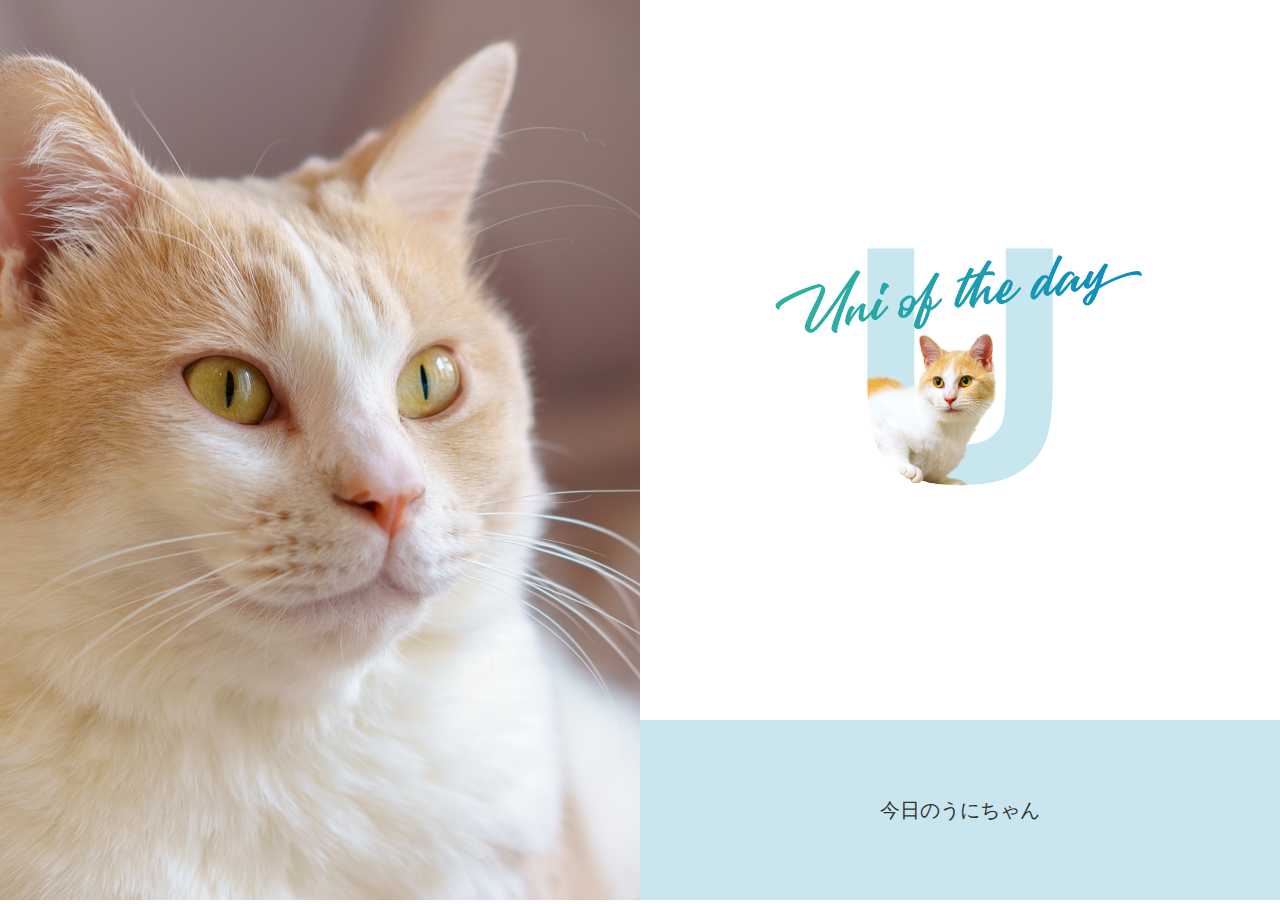
<file: 1_0_grid/index.html>
<!DOCTYPE html>
<html lang="ja">
  <head>
    <meta charset="UTF-8" />
    <meta name="viewport" content="width=device-width, initial-scale=1.0" />
    <meta http-equiv="X-UA-Compatible" content="ie=edge" />
    <link rel="stylesheet" href="./css/base.css" />
    <link rel="stylesheet" href="./css/style.css" />
    <title>Document</title>
  </head>
  <body>
    <main>
      <div class="visual">
        <img src="images/visual.jpg" width="900" height="900" alt="" />
      </div>
      <div class="right">
        <div class="logo">
          <img src="images/logo_U.png" width="400" alt="" />
        </div>
        <div class="paragraph">
          今日のうにちゃん
        </div>
      </div>
    </main>
  </body>
</html>
</file>
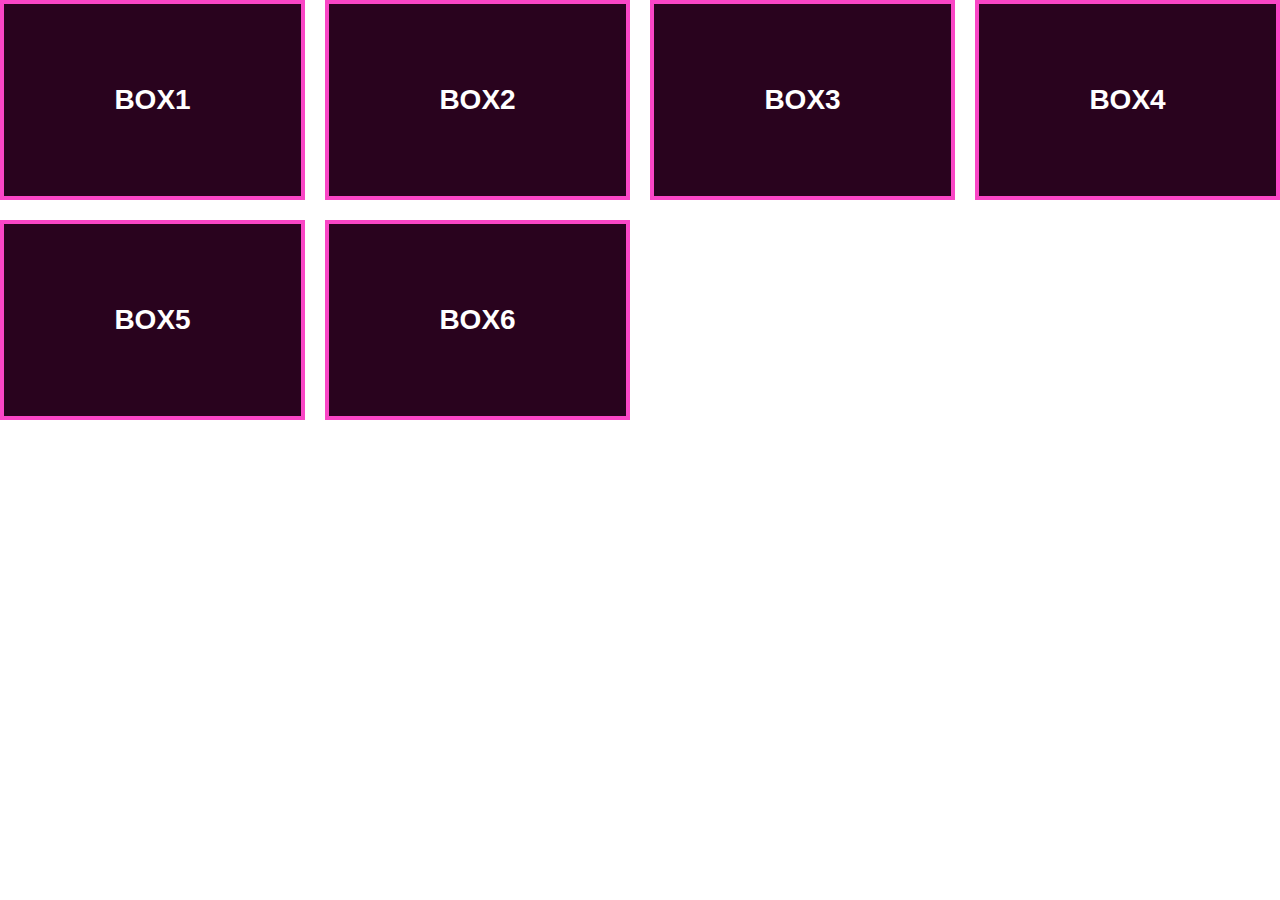
<file: 1_1_gap/index.html>
<!DOCTYPE html>
<html lang="ja">
  <head>
    <meta charset="UTF-8" />
    <meta name="viewport" content="width=device-width, initial-scale=1.0" />
    <meta http-equiv="X-UA-Compatible" content="ie=edge" />
    <title>Document</title>
    <link rel="stylesheet" href="./css/base.css" />
    <link rel="stylesheet" href="./css/style.css" />
  </head>
  <body>
    <div class="container">
      <div class="box">BOX1</div>
      <div class="box">BOX2</div>
      <div class="box">BOX3</div>
      <div class="box">BOX4</div>
      <div class="box">BOX5</div>
      <div class="box">BOX6</div>
    </div>
  </body>
</html>
</file>
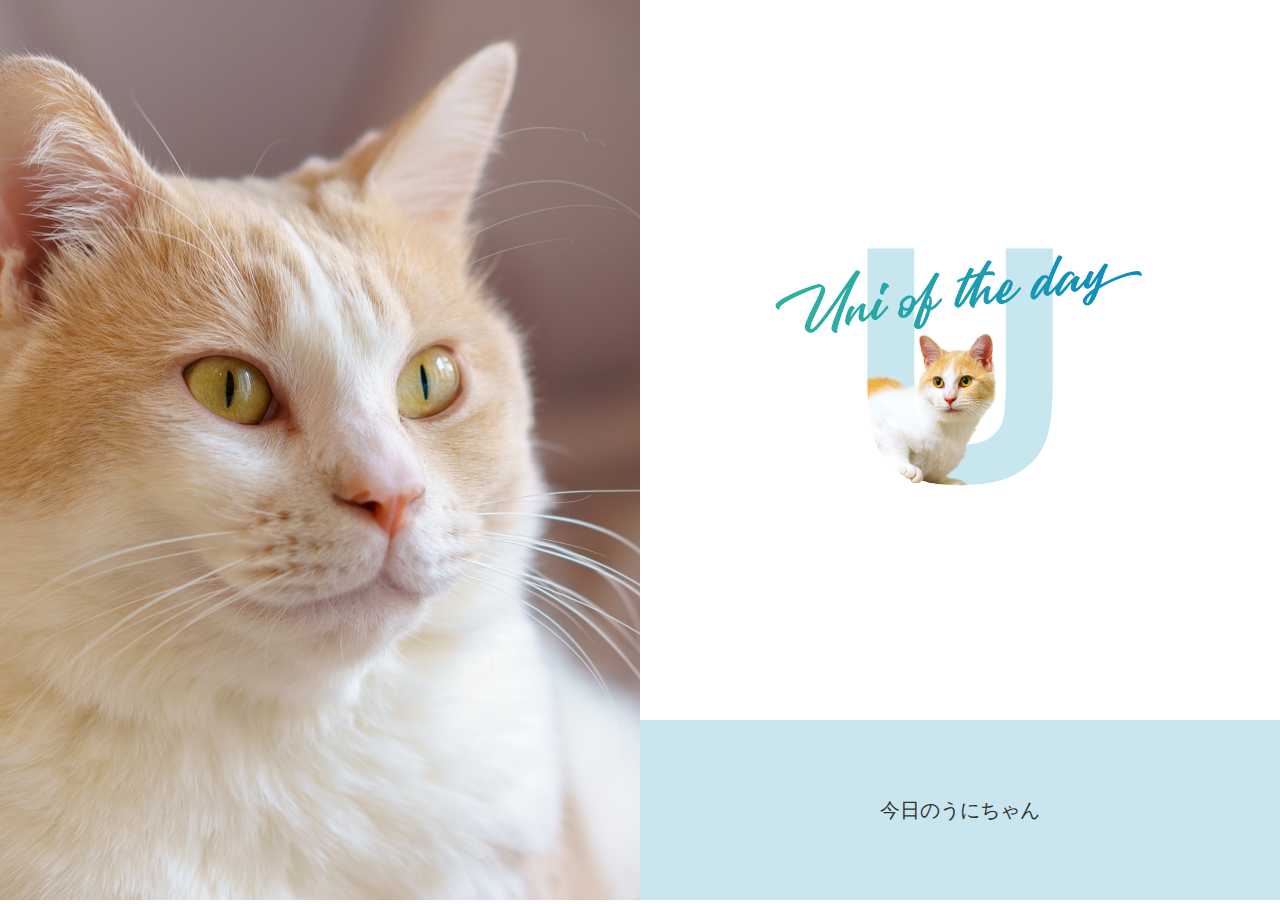
<file: 1_1_sample/index.html>
<!DOCTYPE html>
<html lang="ja">
  <head>
    <meta charset="UTF-8" />
    <meta name="viewport" content="width=device-width, initial-scale=1.0" />
    <meta http-equiv="X-UA-Compatible" content="ie=edge" />
    <link rel="stylesheet" href="./css/base.css" />
    <link rel="stylesheet" href="./css/style.css">
    <title>Document</title>
  </head>
  <style></style>
  <body>
    <main>
      <div class="main-visual">
        <img src="images/main_visual.jpg" width="900" height="900" alt="" />
      </div>
      <div class="right">
        <div class="logo">
          <img src="images/logo_U.png" width="400" alt="" />
        </div>
        <div class="paragraph">
          今日のうにちゃん
        </div>

      </div>
    </main>
  </body>
</html>
</file>
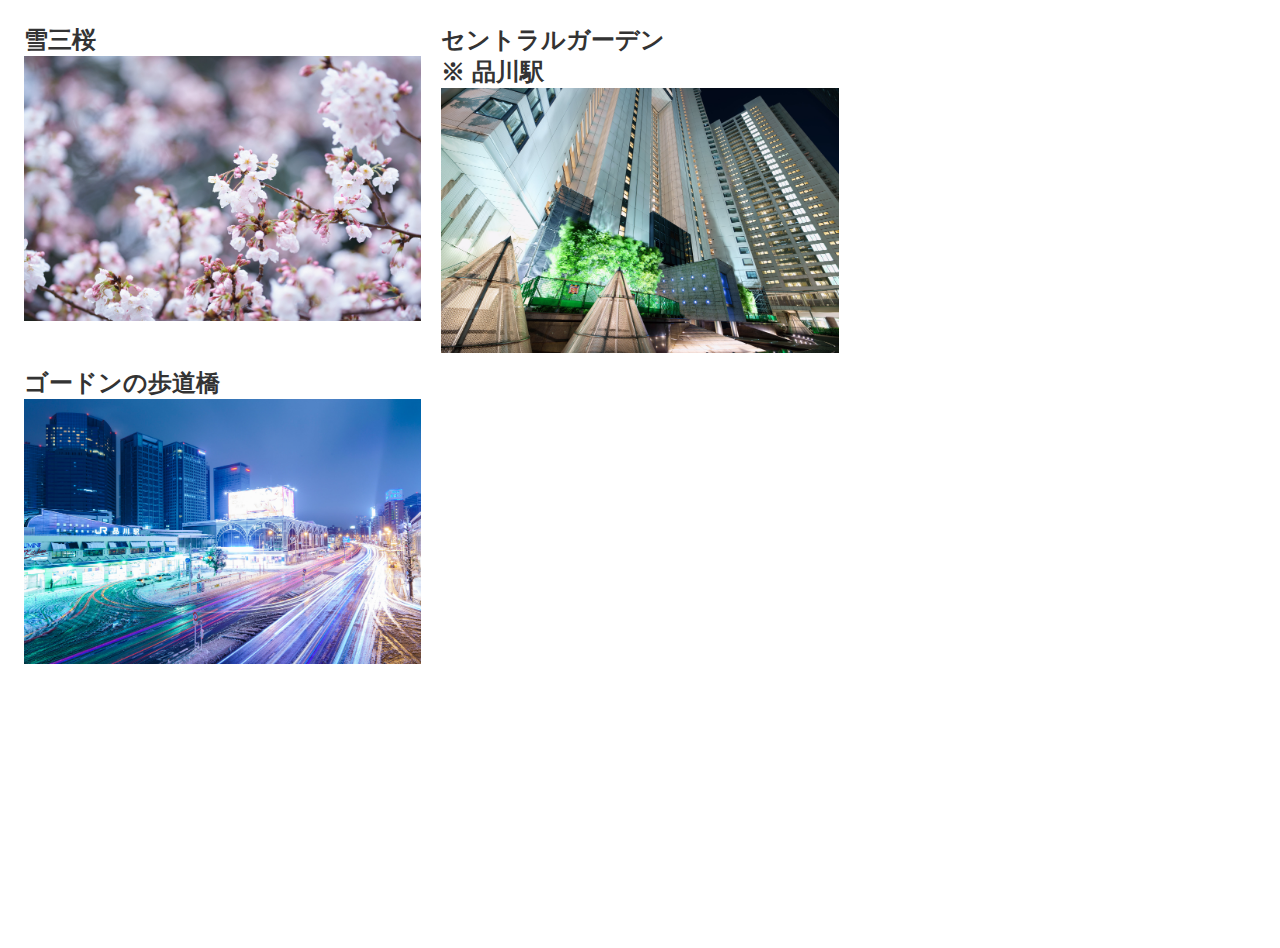
<file: 1_2_contents/index.html>
<!DOCTYPE html>
<html lang="ja">
<head>
  <meta charset="UTF-8"/>
  <meta name="viewport" content="width=device-width, initial-scale=1.0"/>
  <meta http-equiv="X-UA-Compatible" content="ie=edge"/>
  <title>display: contents;のサンプル</title>
  <link rel="stylesheet" href="./css/base.css"/>
  <link rel="stylesheet" href="./css/style.css"/>
</head>
<body>
<div class="container">
  <div class="box">
    <h2>雪三桜</h2>
    <img src="images/photo_1.jpg" alt=""/>
  </div>
  <div class="box">
    <h2>ゴードンの歩道橋</h2>
    <img src="images/photo_2.jpg" alt=""/>
  </div>
  <div class="box">
    <h2>セントラルガーデン<br/>※ 品川駅</h2>
    <img src="images/photo_3.jpg" alt=""/>
  </div>
</div>
</body>
</html>
</file>
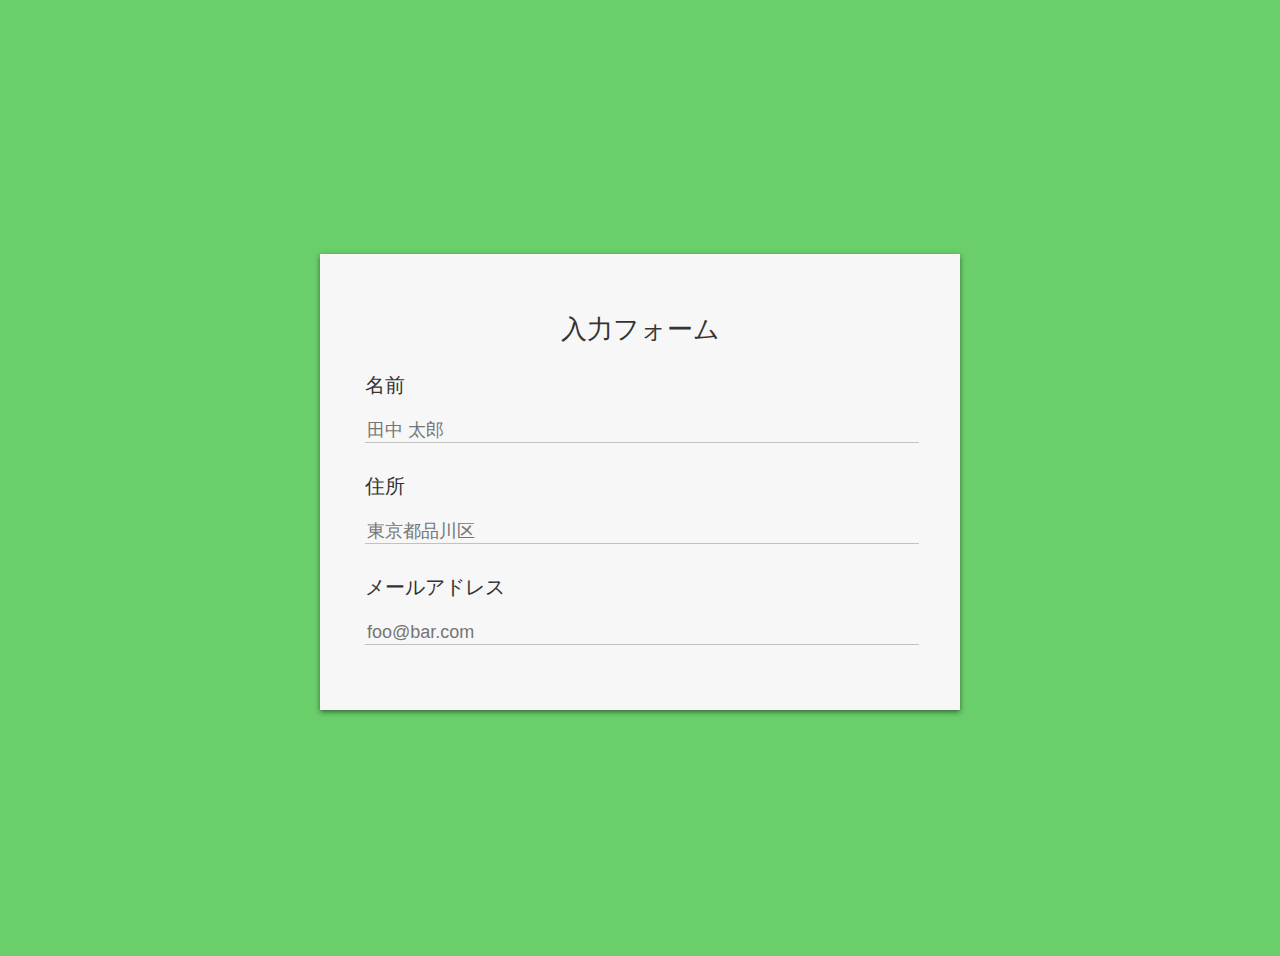
<file: 2_focus_within/index.html>
<!DOCTYPE html>
<html lang="ja">
  <head>
    <meta charset="UTF-8" />
    <meta name="viewport" content="width=device-width, initial-scale=1.0" />
    <meta http-equiv="X-UA-Compatible" content="ie=edge" />
    <title>focus-within疑似クラスのサンプル</title>
    <link rel="stylesheet" href="css/base.css" />
    <link rel="stylesheet" href="css/style.css" />
    <script src="./js/script.js" defer></script>
  </head>
  <body>
    <main>
      <h1>入力フォーム</h1>
      <label>名前<input placeholder="田中 太郎" type="text" /></label>
      <label>住所<input placeholder="東京都品川区" type="text" /></label>
      <label
        >メールアドレス<input placeholder="foo@bar.com" type="text"
      /></label>
    </main>
  </body>
</html>
</file>
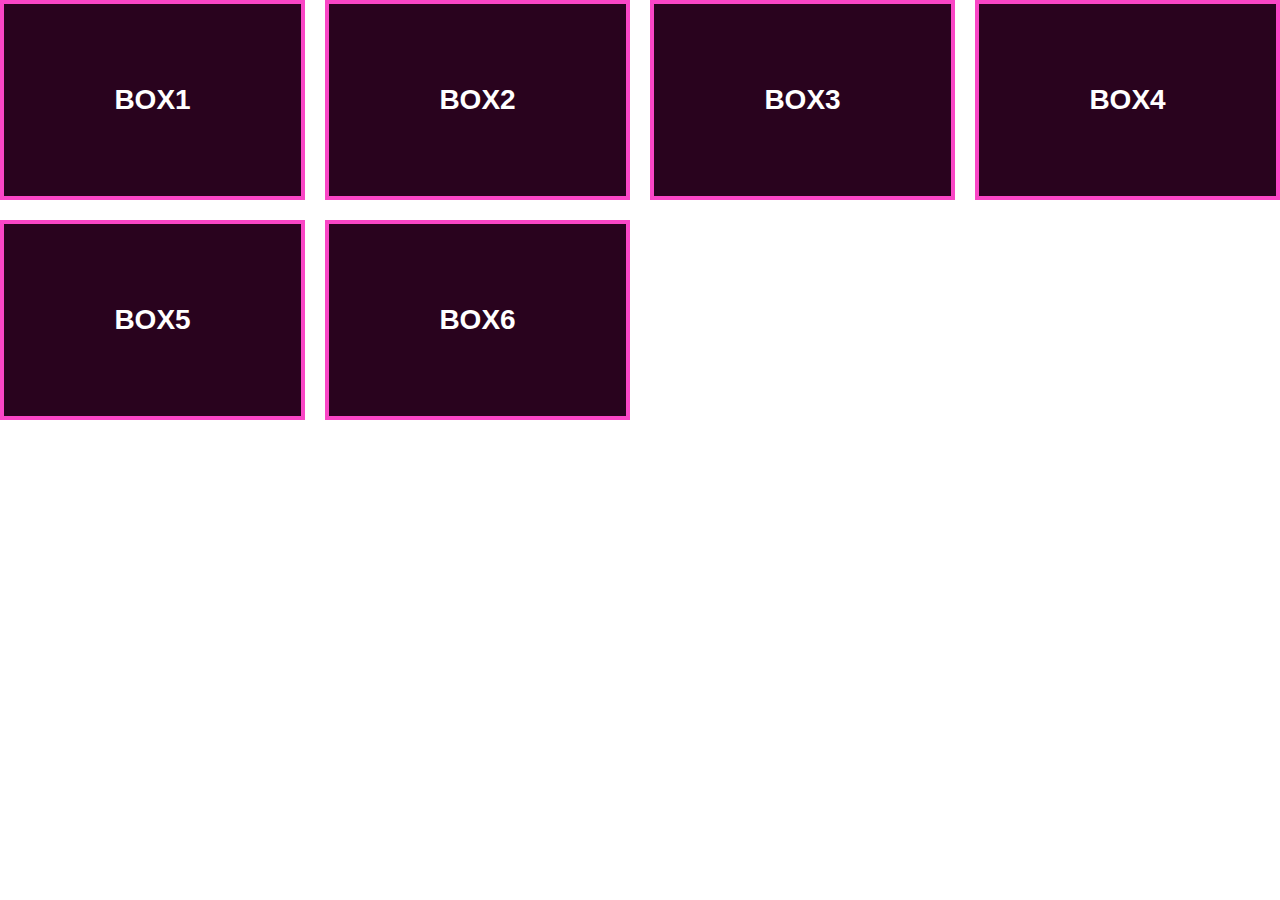
<file: answer/1_2_sample/index.html>
<!doctype html>
<html lang="ja">
<head>
  <meta charset="UTF-8">
  <meta name="viewport"
        content="width=device-width, initial-scale=1.0">
  <meta http-equiv="X-UA-Compatible" content="ie=edge">
  <title>Document</title>
  <link rel="stylesheet" href="./css/base.css">
  <link rel="stylesheet" href="./css/style.css" />
</head>
<body>
<div class="container">
  <div class="box1 box">BOX1</div>
  <div class="box2 box">BOX2</div>
  <div class="box3 box">BOX3</div>
  <div class="box4 box">BOX4</div>
  <div class="box5 box">BOX5</div>
  <div class="box6 box">BOX6</div>
</div>

</body>
</html>
</file>
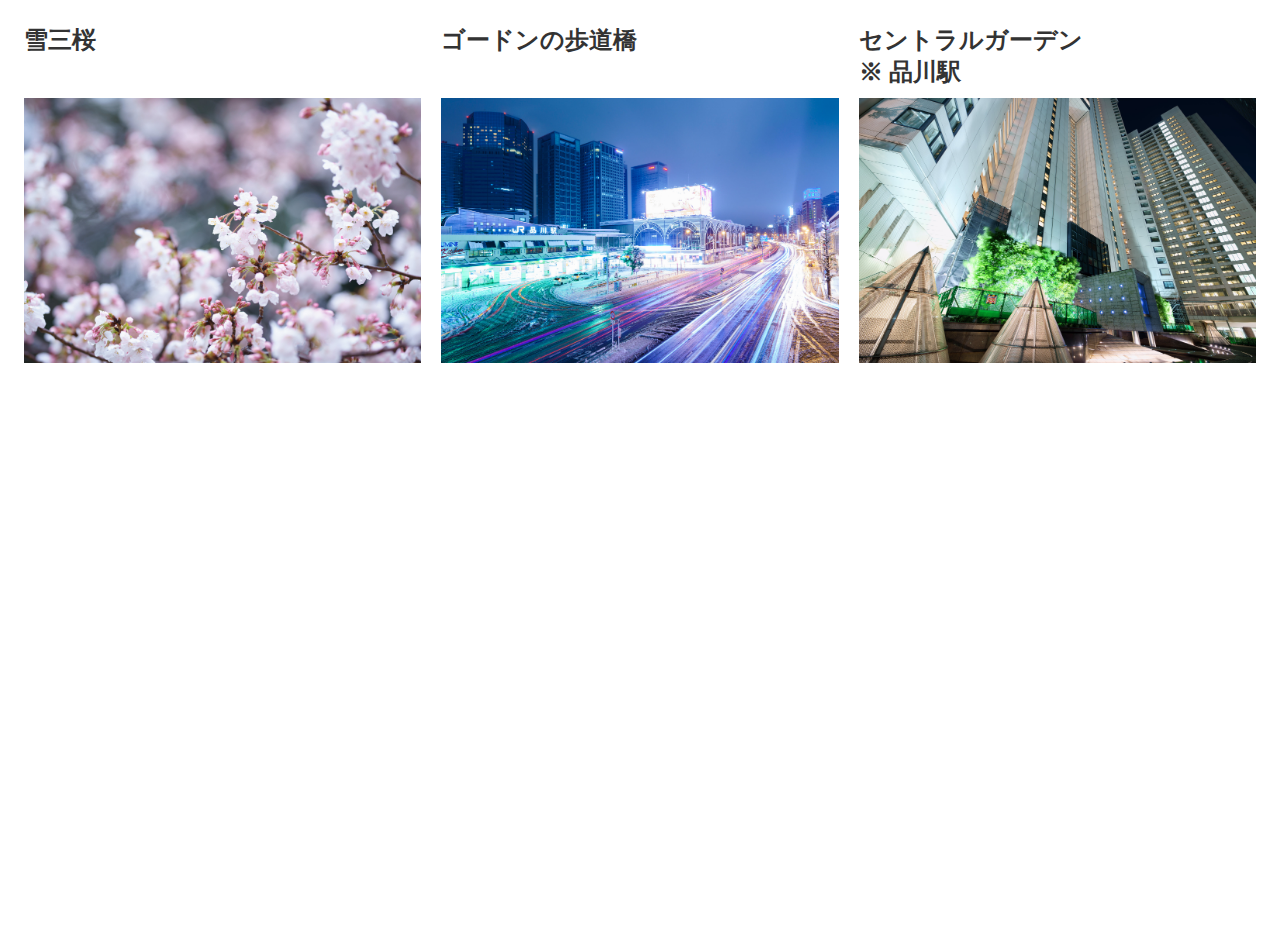
<file: answer/1_3_sample/index.html>
<!DOCTYPE html>
<html lang="ja">
  <head>
    <meta charset="UTF-8" />
    <meta name="viewport" content="width=device-width, initial-scale=1.0" />
    <meta http-equiv="X-UA-Compatible" content="ie=edge" />
    <title>display: contents;のサンプル</title>
    <link rel="stylesheet" href="./css/base.css" />
    <link rel="stylesheet" href="./css/style.css" />
  </head>
  <body>
    <ul class="container">
      <li>
        <a href="#">
          <h2>雪三桜</h2>
          <img src="images/photo_1.jpg" alt="" />
        </a>
      </li>
      <li>
        <h2>ゴードンの歩道橋</h2>
        <img src="images/photo_2.jpg" alt="" />
      </li>
      <li>
        <a href="#">
          <h2>セントラルガーデン<br />※ 品川駅</h2>
          <img src="images/photo_3.jpg" alt="" />
        </a>
      </li>
    </ul>
  </body>
</html>
</file>
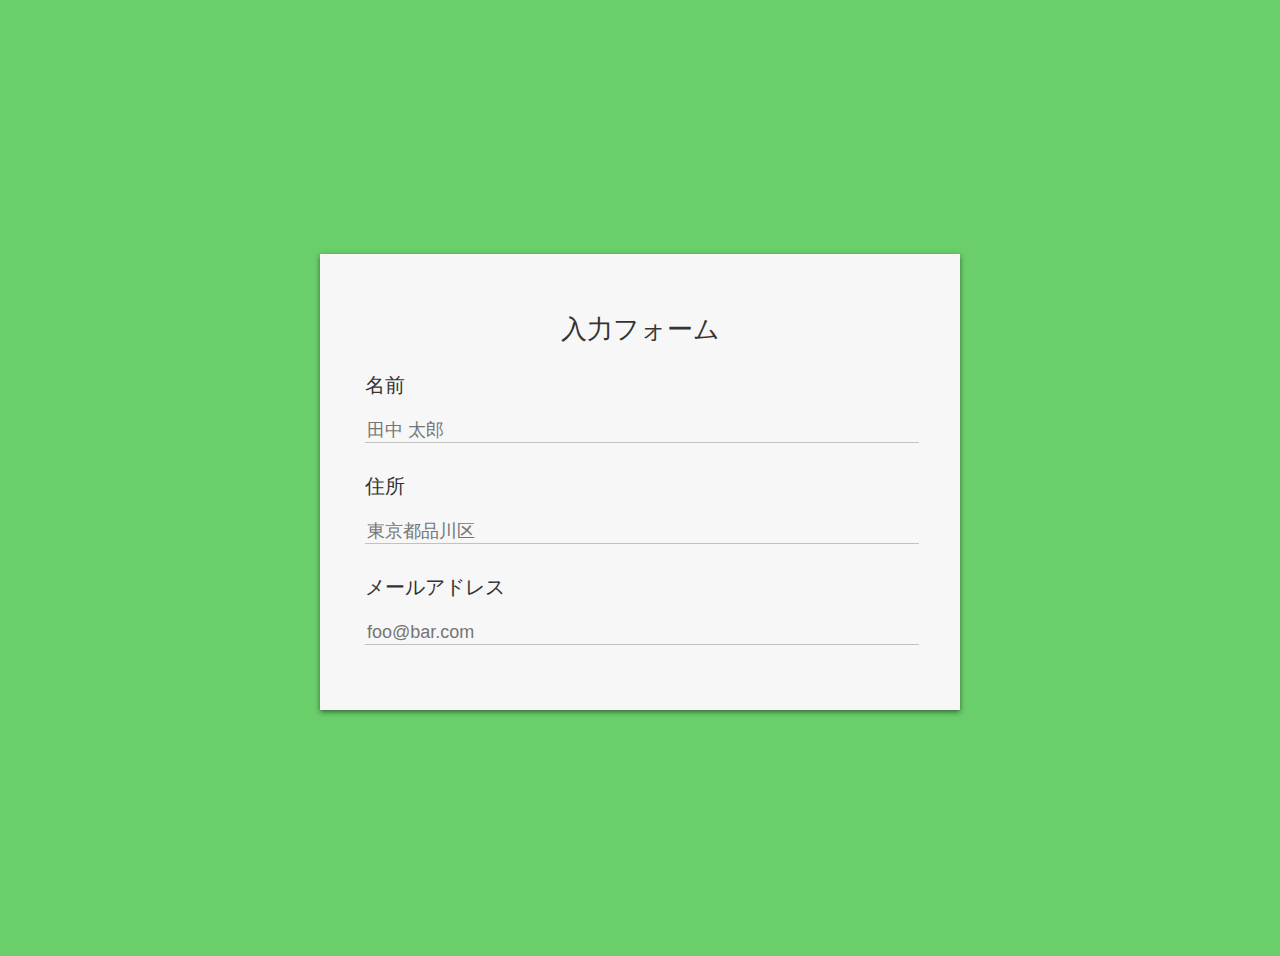
<file: answer/2_focus_within/index.html>
<!DOCTYPE html>
<html lang="ja">
  <head>
    <meta charset="UTF-8" />
    <meta name="viewport" content="width=device-width, initial-scale=1.0" />
    <meta http-equiv="X-UA-Compatible" content="ie=edge" />
    <title>focus-within疑似クラスのサンプル</title>
    <link rel="stylesheet" href="css/base.css" />
    <link rel="stylesheet" href="css/style.css" />
  </head>
  <body>
    <main>
      <h1>入力フォーム</h1>
      <label>名前<input placeholder="田中 太郎" type="text" /></label>
      <label>住所<input placeholder="東京都品川区" type="text" /></label>
      <label
        >メールアドレス<input placeholder="foo@bar.com" type="text"
      /></label>
    </main>
  </body>
</html>
</file>
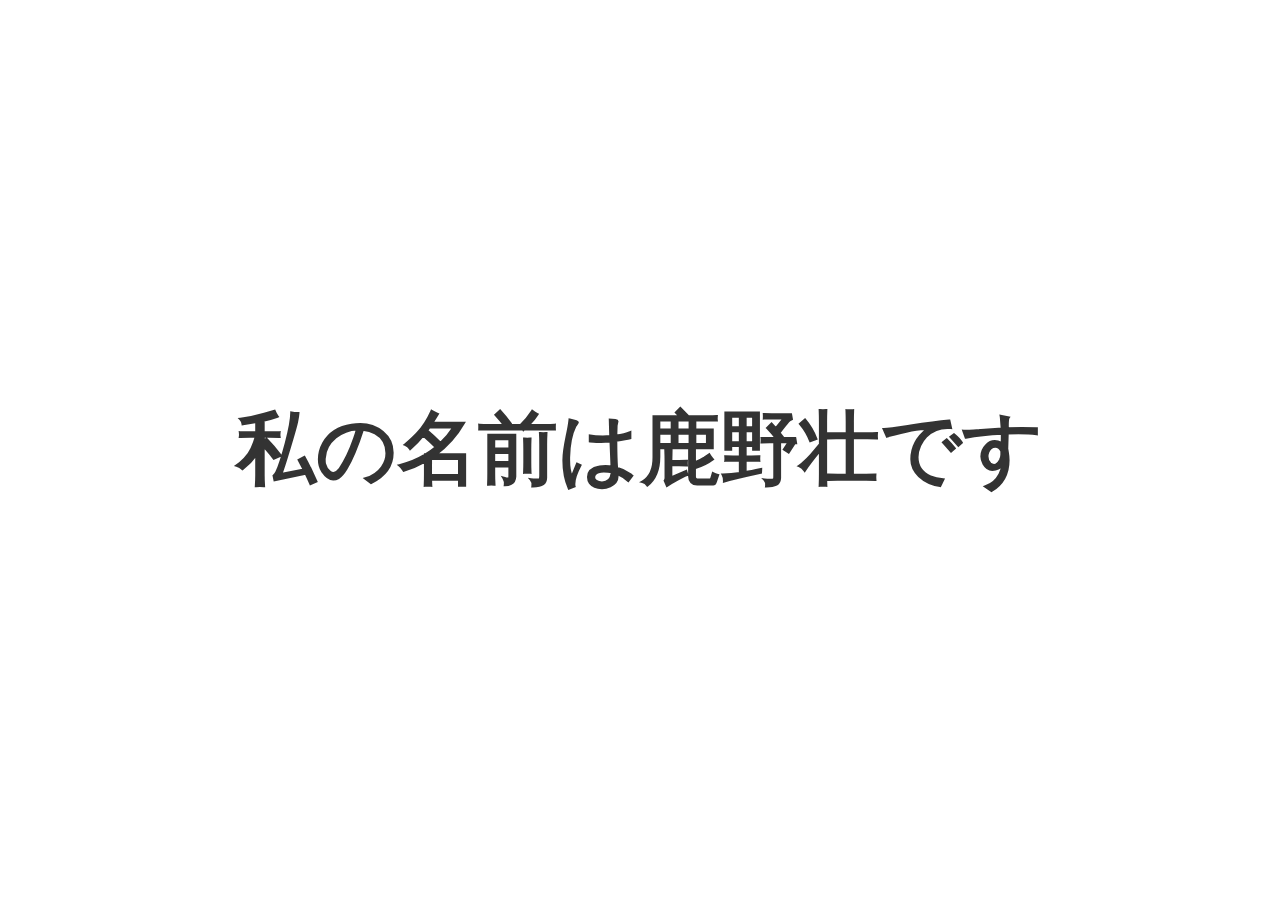
<file: 2_min_max/index2.html>
<!DOCTYPE html>
<html lang="ja">
  <head>
    <meta charset="UTF-8" />
    <meta name="viewport" content="width=device-width, initial-scale=1.0" />
    <meta http-equiv="X-UA-Compatible" content="ie=edge" />
    <title>prefers-color-schemeのサンプル</title>
    <link rel="stylesheet" href="./css/base.css" />
    <link rel="stylesheet" href="./css/style2.css" />
  </head>
  <body>
    <h1>私の名前は鹿野壮です</h1>
  </body>
</html>
</file>
<file: 1_0_grid/css/base.css>
* {
  margin: 0;
  padding: 0;
}

html,
body {
  height: 100%;
}

body {
  font-family: sans-serif;
  font-size: 16px;
  color: #333333;
}
</file>
<file: 1_0_grid/css/style.css>
/* 基本スタイル */
main {
  height: 100%;
}

.visual img {
  width: 100%;
  height: 100%;
  object-fit: cover;
}

.logo,
.paragraph {
  display: flex;
  justify-content: center;
  align-items: center;
}

.paragraph {
  font-size: 20px;
  background-color: #c9e6ee;
}

/* レイアウト用スタイルはここから */
main {
  display: flex;
}

.visual {
  width: 50%;
}

.right {
  display: flex;
  flex-direction: column;
  width: 50%;
}

.right .logo {
  height: 80%;
  /* flex-basisのほうが望ましい */
  /*flex-basis: 80%;*/
}

.right .paragraph {
  height: 20%;
  /* flex-basisのほうが望ましい */
  /*flex-basis: 20%;*/
}

@media (max-width: 768px) {

}
</file>
<file: 1_1_gap/css/base.css>
* {
  margin: 0;
  padding: 0;
}

html,
body {
  height: 100%;
}

body {
  font-family: sans-serif;
  font-size: 16px;
  color: #333333;
}
</file>
<file: 1_1_gap/css/style.css>
/* 基本スタイル */
* {
  box-sizing: border-box;
}

.box {
  display: flex;
  justify-content: center;
  align-items: center;
  font-weight: bold;
  background: #29031e;
  border: 4px solid #fa46c6;
  color: white;
  font-size: 28px;
}

/* レイアウト用スタイルはここから */
.container {
  display: flex;
  flex-wrap: wrap;
  margin: calc(-20px / 2);
}

.box {
  width: calc((100% - (20px * 4)) / 4);
  height: 200px;
  margin: calc(20px / 2);
}
</file>
<file: 1_1_sample/css/base.css>
* {
  margin: 0;
  padding: 0;
}

html,
body {
  height: 100%;
}

body {
  font-family: sans-serif;
  font-size: 16px;
  color: #333333;
}
</file>
<file: 1_1_sample/css/style.css>
/* 基本スタイル */
main {
  height: 100%;
}

.main-visual img {
  width: 100%;
  height: 100%;
  object-fit: cover;
}

.logo,
.paragraph {
  display: flex;
  justify-content: center;
  align-items: center;
}

.paragraph {
  font-size: 20px;
  background-color: #c9e6ee;
}

/* レイアウト用スタイルはここから */
main {
  display: flex;
}

.main-visual {
  width: 50%;
}

.right {
  display: flex;
  flex-direction: column;
  width: 50%;
}

.logo {
  flex-basis: 80%;
}

.paragraph {
  flex-basis: 20%;
}

@media (max-width: 768px) {
  main {
    display: block;
  }

  .main-visual, .right {
    width: 100%;
    height: 50%;
  }

  .right {
    width: 100%;
  }
}
</file>
<file: 1_2_contents/css/base.css>
* {
  margin: 0;
  padding: 0;
}

html,
body {
  height: 100%;
}

body {
  font-family: sans-serif;
  font-size: 16px;
  color: #333333;
  padding: 24px;
}

a {
  font-family: sans-serif;
  color: #333333;
}
</file>
<file: 1_2_contents/css/style.css>
/* 基本スタイル */
ul {
  list-style: none;
}
img {
  width: 100%;
  object-fit: cover;
}

.container {
  display: grid;
  justify-content: center;
  grid-template:
    repeat(2, auto) /
    repeat(3, 1fr);
  gap: 10px 20px;
  grid-auto-flow: column;
}
</file>
<file: 2_focus_within/css/base.css>
@charset "UTF-8";

html,
body {
  height: 100%;
}

body {
  font-family: sans-serif;
  font-size: 16px;
  color: #333333;
  padding: 24px;
  background-color: rgba(59, 191, 61, 0.76);
  display: flex;
  justify-content: center;
  align-items: center;
}

h1 {
  font-weight: normal;
  text-align: center;
  font-size: 26px;
  margin-bottom: 20px;
}

main {
  background-color: #f7f7f7;
  width: 100%;
  max-width: 640px;
  min-height: 400px;
  padding: 40px;
  box-sizing: border-box;
  position: relative;
  box-shadow: 0 2px 5px rgba(0, 0, 0, 0.5);
}

label {
  padding: 5px;
  display: block;
  margin-bottom: 20px;
  font-size: 20px;
  transition: 0.3s ease;
  background-color: transparent;
}

input {
  display: block;
  margin: 20px 0 0 0;
  width: 100%;
  background-color: transparent;
  border: none;
  border-bottom: 1px solid #c1c1c1;
  font-size: 18px;
}
</file>
<file: 2_focus_within/css/style.css>
label.js-focus {
  background-color: rgb(221, 255, 69);
}
</file>
<file: answer/1_2_sample/css/base.css>
* {
  margin: 0;
  padding: 0;
}

html,
body {
  height: 100%;
}

body {
  font-family: sans-serif;
  font-size: 16px;
  color: #333333;
}
</file>
<file: answer/1_2_sample/css/style.css>
/* 基本スタイル */
/* 基本スタイル */
* {
  box-sizing: border-box;
}

.box {
  display: flex;
  justify-content: center;
  align-items: center;
  font-weight: bold;
  background: #29031e;
  border: 4px solid #fa46c6;
  color: white;
  font-size: 28px;
}


/* レイアウト用スタイルはここから */

.container {
  display: grid;
  grid-template:
    repeat(2, 200px) /
    repeat(4, auto);
  gap: 20px;
}
</file>
<file: answer/1_3_sample/css/base.css>
* {
  margin: 0;
  padding: 0;
}

html,
body {
  height: 100%;
}

body {
  font-family: sans-serif;
  font-size: 16px;
  color: #333333;
  padding: 24px;
}

a {
  font-family: sans-serif;
  color: #333333;
}
</file>
<file: answer/1_3_sample/css/style.css>
/* 基本スタイル */
ul {
  list-style: none;
}
img {
  width: 100%;
  object-fit: cover;
}

.container {
  display: grid;
  justify-content: center;
  grid-template:
    repeat(2, auto) /
    repeat(3, 1fr);
  gap: 10px 20px;
  grid-auto-flow: column;
}

li, a {
  display: contents;
}
</file>
<file: answer/2_focus_within/css/base.css>
@charset "UTF-8";

html,
body {
  height: 100%;
}

body {
  font-family: sans-serif;
  font-size: 16px;
  color: #333333;
  padding: 24px;
  background-color: rgba(59, 191, 61, 0.76);
  display: flex;
  justify-content: center;
  align-items: center;
}

h1 {
  font-weight: normal;
  text-align: center;
  font-size: 26px;
  margin-bottom: 20px;
}

main {
  background-color: #f7f7f7;
  width: 100%;
  max-width: 640px;
  min-height: 400px;
  padding: 40px;
  box-sizing: border-box;
  position: relative;
  box-shadow: 0 2px 5px rgba(0, 0, 0, 0.5);
}

label {
  padding: 5px;
  display: block;
  margin-bottom: 20px;
  font-size: 20px;
  transition: 0.3s ease;
  background-color: transparent;
}

input {
  display: block;
  margin: 20px 0 0 0;
  width: 100%;
  background-color: transparent;
  border: none;
  border-bottom: 1px solid #c1c1c1;
  font-size: 18px;
}
</file>
<file: answer/2_focus_within/css/style.css>
/* チェックボックスにフォーカスがあたったとき、label全体にスタイルを付与する  */
label:focus-within {
  background-color: rgb(221, 255, 69);
}
</file>
<file: 2_min_max/css/base.css>
* {
  margin: 0;
  padding: 0;
}

html,
body {
  height: 100%;
}

body {
  font-family: sans-serif;
  font-size: 16px;
  color: #333333;
  padding: 24px;
}

a {
  font-family: sans-serif;
  color: #333333;
}
</file>
<file: 2_min_max/css/style2.css>
/* 基本スタイル */
body {
  padding: 0;
  display: flex;
  justify-content: center;
  align-items: center;
}

/* レイアウト用スタイルはここから */
h1 {
  font-size: calc(100vw / 10);
}

@media (min-width: 800px) {
  h1 {
    font-size: 80px;
  }
}
</file>
